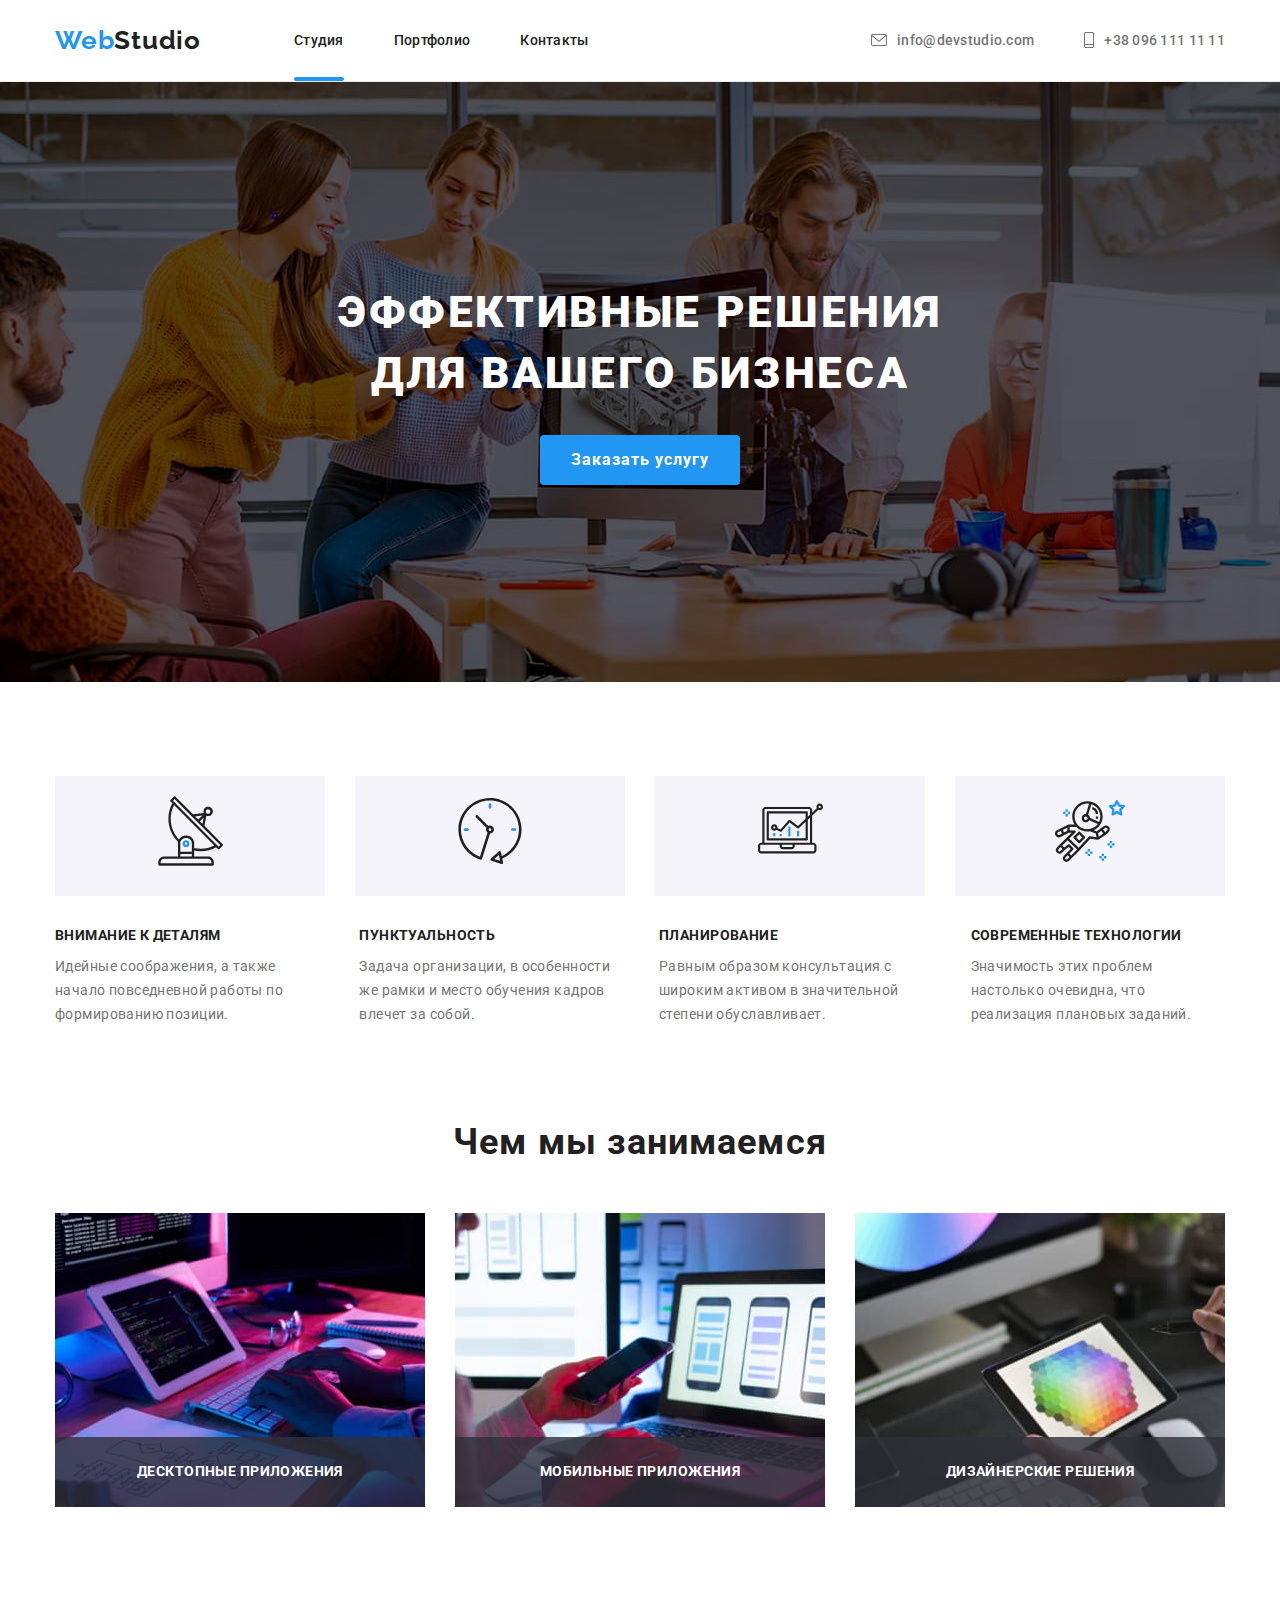
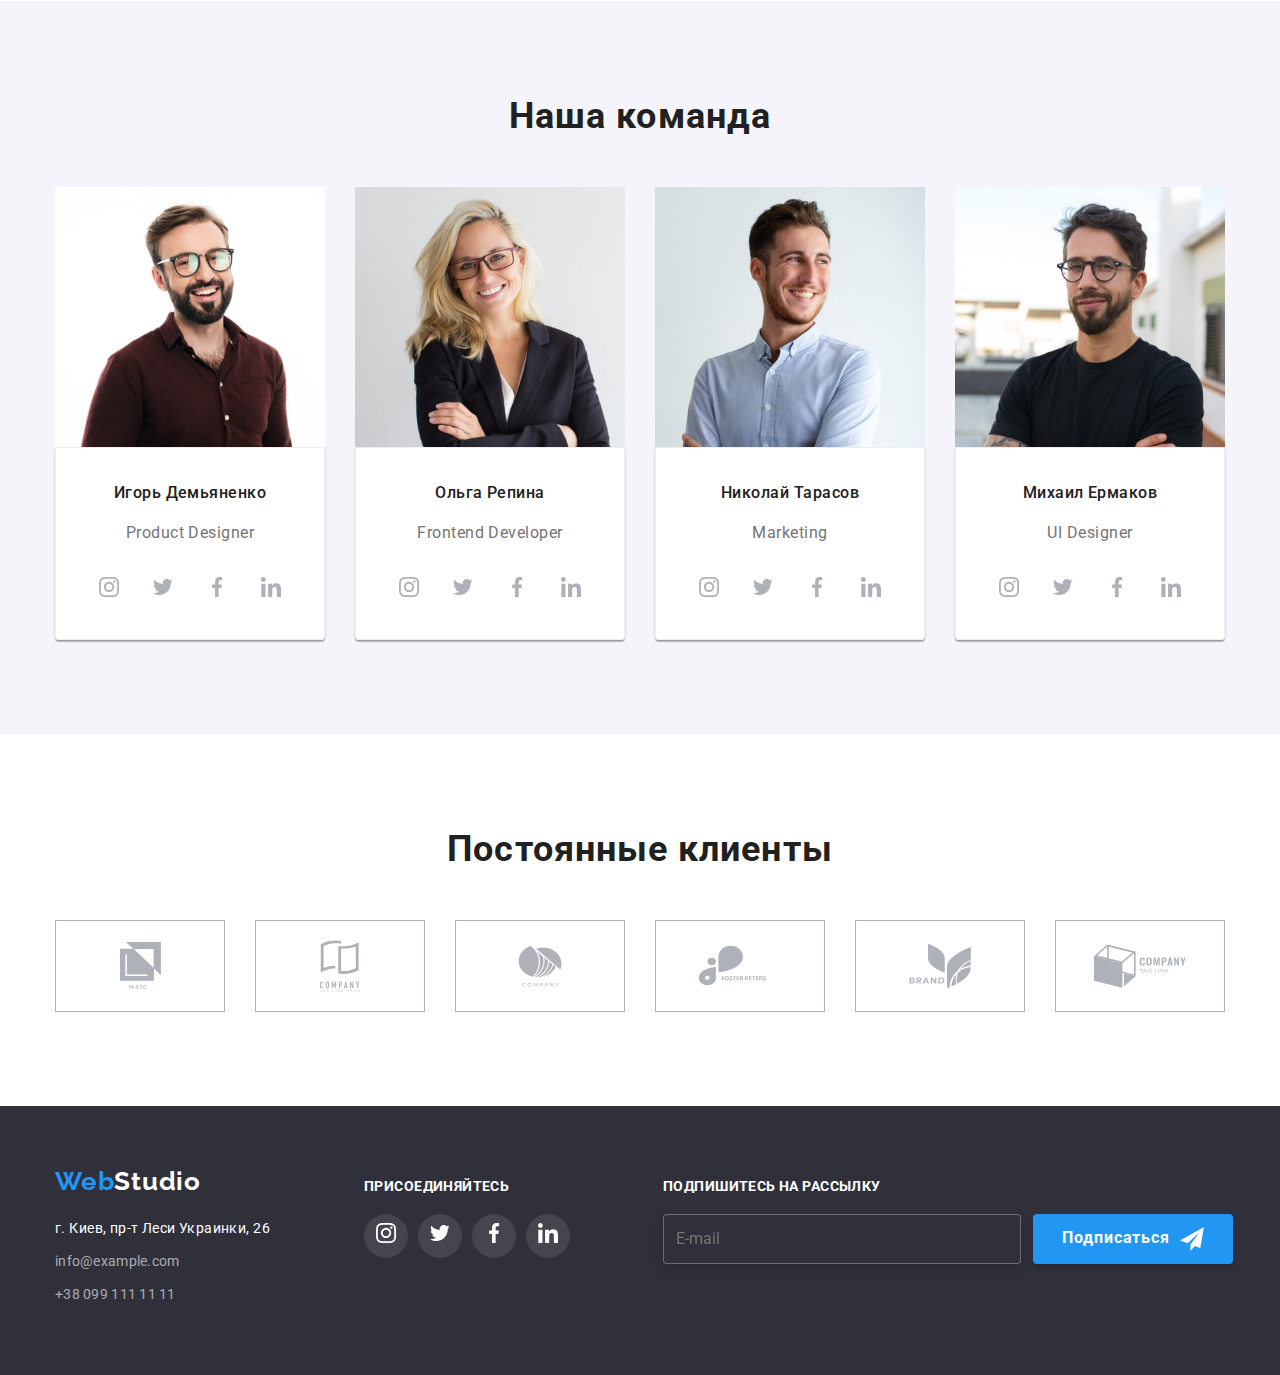
<file: index.html>
<!DOCTYPE html>
<html lang="ru">

<head>
  <meta charset="UTF-8" />
  <meta http-equiv="X-UA-Compatible" content="IE=edge" />
  <meta name="viewport" content="width=device-width, initial-scale=1.0" />
  <title>Document</title>
  <link href="https://fonts.googleapis.com/css2?family=Raleway:wght@700&family=Roboto:wght@400;500;700;900&display=swap"
    rel="stylesheet" />
  <link rel="stylesheet" href="https://cdnjs.cloudflare.com/ajax/libs/modern-normalize/1.0.0/modern-normalize.min.css">
  <link rel="stylesheet" href="./css/main.css" />

<body>
  <!--Шапка сайта-->
  <header class=" header">
    <div class="container header__link">
      <a href="./index.html" class="logo">Web<span class="logo__part">Studio</span></a>
      <nav>
        <ul class="site-nav list">
          <li class="site-nav__item"><a href="./index.html" class="site-nav__link site-nav--current">Студия</a></li>
          <li class="site-nav__item"><a href="./portfolio.html" class="site-nav__link">Портфолио</a></li>
          <li class="site-nav__item"><a href="" class="site-nav__link">Контакты</a></li>
        </ul>
      </nav>
      <ul class="communication">
        <li class="communication__item">
          <a href="mailto:info@devstudio.com" class="header__communication ">
            <svg class="communication__icon" width="16px" height="12px">
              <use href="./images/icons.svg#letter">
              </use>
            </svg>
            info@devstudio.com
          </a>
        </li>
        <li class="communication__item">
          <a href="tel:+380961111111" class="header__communication ">
            <svg class="communication__icon" width="10px" height="16px">
              <use href="./images/icons.svg#mobile"></use>
            </svg>
            +38 096 111 11 11</a>
        </li>
      </ul>
    </div>
  </header>

  <!--Герой-->
  <section class="hero hero__overlay">
    <h1 class="hero__title">Эффективные решения <br> для вашего бизнеса</h1>
    <button data-modal-open type="button" class="hero__button">Заказать услугу</button>
  </section>

  <!--Преимущества-->
  <section class="section">
    <div class="container">
      <h2 class="advantage__title">Преимущества компании</h2>
      <ul class="advantage">
        <li class="advantage__item">
          <svg class="advantage__icon" width="65px" height="70px">
            <use href="././images/icons.svg#group">
            </use>
          </svg>
        </li>
        <li class="advantage__item">
          <svg class="advantage__icon" width="66px" height="70px">
            <use href="./images/icons.svg#clock"></use>
          </svg>
        </li>
        <li class="advantage__item">
          <svg class="advantage__icon" width="75px" height="65px">
            <use href="././images/icons.svg#diagram">
            </use>
          </svg>
        </li>
        <li class="advantage__item">
          <svg class="advantage__icon" width="70px" height="70px">
            <use href="././images/icons.svg#astronaut">
            </use>
          </svg>
        </li>
      </ul>
      <ul class="description">
        <li class="description__item">
          <h3 class="description__title">Внимание к деталям</h3>
          <p class="description__info">Идейные соображения, а также начало повседневной работы по формированию позиции.
          </p>
        </li>
        <li class="description__item">
          <h3 class="description__title">Пунктуальность</h3>
          <p class="description__info">Задача организации, в особенности же рамки и место обучения кадров влечет за
            собой.</p>
        </li>
        <li class="description__item">
          <h3 class="description__title">Планирование</h3>
          <p class="description__info">Равным образом консультация с широким активом в значительной степени
            обуславливает.</p>
        </li>
        <li class="description__item">
          <h3 class="description__title">Современные технологии</h3>
          <p class="description__info">Значимость этих проблем настолько очевидна, что реализация плановых заданий.</p>
        </li>
      </ul>
    </div>

  </section>

  <!--Наши услуги-->
  <section class="section no-padding">
    <div class="container">
      <h2 class="service__title">Чем мы занимаемся</h2>
      <ul class="service__list">
        <li class="service__item">
          <a href=""> <img src="images/img1.jpg" alt="написание кода" width="370" />
            <h3 class="service__link">Десктопные приложения</h3>
          </a>
        </li>
        <li class="service__item">
          <a href=""><img src="images/img2.jpg" alt="мобильние приложения" width="370" />
            <h3 class="service__link">Мобильные приложения</h3>
          </a>
        </li>
        <li class="service__item">
          <a href=""> <img src="images/img3.jpg" alt="дизайн" width="370" />
            <h3 class="service__link">Дизайнерские решения</h3>
          </a>
        </li>
      </ul>
    </div>
  </section>

  <!--Сотрудники-->
  <section class="section team">
    <div class="container">
      <h2 class="team__title">Наша команда</h2>
      <ul class="team__list">
        <li class="team__item">
          <img src="images/img4.jpg" alt="Парень в коричневой рубашке" width="270" />
          <div class="team__border">
            <h3 class="team__member">Игорь Демьяненко</h3>
            <p class="team__profession">Product Designer</p>

            <div class="social-div">
              <ul class="social-div__list">
                <li class="social-div__item">
                  <a href="" class="social-div__link">
                    <svg class="social-div__icon" width="20px" height="20px">
                      <use href="./images/icons.svg#instagram"></use>
                    </svg>
                  </a>
                </li>
                <li class="social-div__item">
                  <a href="" class="social-div__link">
                    <svg class="social-div__icon" width="20px" height="20px">
                      <use href="./images/icons.svg#twitter"></use>
                    </svg>
                  </a>
                </li>
                <li class="social-div__item">
                  <a href="" class="social-div__link">
                    <svg class="social-div__icon" width="20px" height="20px">
                      <use href="./images/icons.svg#facebook"></use>
                    </svg>
                  </a>
                </li>
                <li class="social-div__item">
                  <a href="" class="social-div__link">
                    <svg class="social-div__icon" width="20px" height="20px">
                      <use href="./images/icons.svg#linkedin"></use>
                    </svg>
                  </a>
                </li>
              </ul>
            </div>
          </div>
        </li>
        <li class="team__item">
          <img src="images/img5.jpg" alt="Девушка в черном пиджаке" width="270" />
          <div class="team__border">
            <h3 class="team__member">Ольга Репина</h3>
            <p class="team__profession">Frontend Developer</p>
            <div class="social-div">
              <ul class="social-div__list">
                <li class="social-div__item">
                  <a href="" class="social-div__link">
                    <svg class="social-div__icon" width="20px" height="20px">
                      <use href="./images/icons.svg#instagram"></use>
                    </svg>
                  </a>
                </li>
                <li class="social-div__item">
                  <a href="" class="social-div__link">
                    <svg class="social-div__icon" width="20px" height="20px">
                      <use href="./images/icons.svg#twitter"></use>
                    </svg>
                  </a>
                </li>
                <li class="social-div__item">
                  <a href="" class="social-div__link">
                    <svg class="social-div__icon" width="20px" height="20px">
                      <use href="./images/icons.svg#facebook"></use>
                    </svg>
                  </a>
                </li>
                <li class="social-div__item">
                  <a href="" class="social-div__link">
                    <svg class="social-div__icon" width="20px" height="20px">
                      <use href="./images/icons.svg#linkedin"></use>
                    </svg>
                  </a>
                </li>
              </ul>
            </div>
          </div>
        </li>
        <li class="team__item">
          <img src="images/img6.jpg" alt="Парень в голубой рубашке" width="270" />
          <div class="team__border">
            <h3 class="team__member">Николай Тарасов</h3>
            <p class="team__profession">Marketing</p>
            <div class="social-div">
              <ul class="social-div__list">
                <li class="social-div__item">
                  <a href="" class="social-div__link">
                    <svg class="social-div__icon" width="20px" height="20px">
                      <use href="./images/icons.svg#instagram"></use>
                    </svg>
                  </a>
                </li>
                <li class="social-div__item">
                  <a href="" class="social-div__link">
                    <svg class="social-div__icon" width="20px" height="20px">
                      <use href="./images/icons.svg#twitter"></use>
                    </svg>
                  </a>
                </li>
                <li class="social-div__item">
                  <a href="" class="social-div__link">
                    <svg class="social-div__icon" width="20px" height="20px">
                      <use href="./images/icons.svg#facebook"></use>
                    </svg>
                  </a>
                </li>
                <li class="social-div__item">
                  <a href="" class="social-div__link">
                    <svg class="social-div__icon" width="20px" height="20px">
                      <use href="./images/icons.svg#linkedin"></use>
                    </svg>
                  </a>
                </li>
              </ul>
            </div>
          </div>
        </li>
        <li class="team__item">
          <img src="images/img7.jpg" alt="Парень в черной футболке" width="270" />
          <div class="team__border">
            <h3 class="team__member">Михаил Ермаков</h3>
            <p class="team__profession">UI Designer</p>
            <div class="social-div">
              <ul class="social-div__list">
                <li class="social-div__item">
                  <a href="" class="social-div__link">
                    <svg class="social-div__icon" width="20px" height="20px">
                      <use href="./images/icons.svg#instagram"></use>
                    </svg>
                  </a>
                </li>
                <li class="social-div__item">
                  <a href="" class="social-div__link">
                    <svg class="social-div__icon" width="20px" height="20px">
                      <use href="./images/icons.svg#twitter"></use>
                    </svg>
                  </a>
                </li>
                <li class="social-div__item">
                  <a href="" class="social-div__link">
                    <svg class="social-div__icon" width="20px" height="20px">
                      <use href="./images/icons.svg#facebook"></use>
                    </svg>
                  </a>
                </li>
                <li class="social-div__item">
                  <a href="" class="social-div__link">
                    <svg class="social-div__icon" width="20px" height="20px">
                      <use href="./images/icons.svg#linkedin"></use>
                    </svg>
                  </a>
                </li>
              </ul>
            </div>
          </div>
        </li>
      </ul>
    </div>
  </section>

  <!-- Постоянные клиенты -->
  <section class="section">
    <div class="container">
      <h2 class="clients__title">Постоянные клиенты</h2>
      <ul class="clients">
        <li class="clients__item">
          <a class="clients__link" href="">
            <svg class="clients__icon" width="41px" height="47px">
              <use href="./images/icons.svg#yaco"></use>
            </svg>
          </a>
        </li>
        <li class="clients__item">
          <a class="clients__link" href="">
            <svg class="clients__icon" width="40px" height="52px">
              <use href="./images/icons.svg#tagline-here"></use>
            </svg>
          </a>
        </li>
        <li class="clients__item">
          <a class="clients__link" href="">
            <svg class="clients__icon" width="44px" height="42px">
              <use href="./images/icons.svg#company"></use>
            </svg>
          </a>
        </li>
        <li class="clients__item">
          <a class="clients__link" href="">
            <svg class="clients__icon" width="85px" height="41px">
              <use href="./images/icons.svg#foster-peters"></use>
            </svg>
          </a>
        </li>
        <li class="clients__item">
          <a class="clients__link" href="">
            <svg class="clients__icon" width="63px" height="46px">
              <use href="./images/icons.svg#brand"></use>
            </svg>
          </a>
        </li>
        <li class="clients__item">
          <a class="clients__link" href="">
            <svg class="clients__icon" width="94px" height="44px">
              <use href="./images/icons.svg#tagline"></use>
            </svg>
          </a>
        </li>
      </ul>
    </div>
  </section>

  <!-- Модальное окно  -->
  <div class="backdrob is-hidden" data-modal>
    <div class="modal">
      <button data-modal-close class="modal__button-close">
        <svg width="18px" height="18px">
          <use href="./images/icons.svg#close-button">
          </use>
        </svg>
      </button>

      <form class="modal-form">
        <h2 class="modal-form__title">Оставьте свои данные, мы вам перезвоним</h2>
        <div class="modal-form__field">
          <label for="name" class="modal-form__label">Имя</label>
          <input class="modal-form__input" type="text" name="name" id="name">
          <svg class="modal-form__icon" width="18px" height="18px">
            <use href="./images/icons.svg#person-black"></use>
          </svg>
        </div>

        <div class="modal-form__field">
          <label class="modal-form__label" for="phone-number">Телефон</label>
          <input class="modal-form__input" type="tel" name="phone-number" id="phone-number">
          <svg class="modal-form__icon" width="18px" height="18px">
            <use href="./images/icons.svg#phone-black"></use>
          </svg>
        </div>

        <div class="modal-form__field">
          <label class="modal-form__label" for="email">Почта</label>
          <input class="modal-form__input" type="email" name="email" id="email">
          <svg class="modal-form__icon" width="18px" height="18px">
            <use href="./images/icons.svg#email-black"></use>
          </svg>
        </div>

        <div class="modal-form__field">
          <label class="modal-form__label" for="comment">Комментарий</label>
          <textarea class="modal-form__input modal-form__comment" name="comment" id="comment" rows="10"
            placeholder="Введите текст"></textarea>
        </div>

        <div class="modal-form__checkbox">

          <label class="modal-form__checklabel" for="accept">
            <input class="modal-form__checkinput" type="checkbox" name="accept" id="accept">
            <svg class="modal-form__checkicon" width="16px" height="15px">
              <use href="./images/icons.svg#box-black"></use>
            </svg>Соглашаюсь с рассылкой и принимаю <a class="modal-form__link" href="">Условия
              договора</a></label>
        </div>


        <button class="modal-form___send-button" type="submit">Отправить</button>
      </form>
    </div>
  </div>

  <!--Футер-->
  <footer class="footer__bg">
    <div class="container footer">
      <div class="footer__div">
        <a href="./index.html" class="logo">Web<span class="logo__lower">Studio</span></a>
        <address class="footer__address">г. Киев, пр-т Леси Украинки, 26</address>
        <ul>
          <li>
            <a href="mailto:info@example.com" class="footer__communication">info@example.com</a>
          </li>
          <li>
            <a href="tel:+380991111111" class="footer__communication">+38 099 111 11 11</a>
          </li>
        </ul>
      </div>


      <div class="social-footer">
        <h2 class="social-footer__title">присоединяйтесь</h2>
        <ul class=" social-footer__list">
          <li class="social-footer__item">
            <a href="" class="social-footer__link">
              <svg class="social-footer__icon" width="20px" height="20px">
                <use href="./images/icons.svg#instagram"></use>
              </svg>
            </a>
          </li>
          <li class="social-footer__item">
            <a href="" class="social-footer__link">
              <svg class="social-footer__icon" width="20px" height="20px">
                <use href="./images/icons.svg#twitter"></use>
              </svg>
            </a>
          </li>
          <li class="social-footer__item">
            <a href="" class="social-footer__link">
              <svg class="social-footer__icon" width="20px" height="20px">
                <use href="./images/icons.svg#facebook"></use>
              </svg>
            </a>
          </li>
          <li class="social-footer__item">
            <a href="" class="social-footer__link">
              <svg class="social-footer__icon" width="20px" height="20px">
                <use href="./images/icons.svg#linkedin"></use>
              </svg>
            </a>
          </li>
        </ul>
      </div>
      <div>



        <h2 class="footer-form__title">Подпишитесь на рассылку</h2>
        <form class="footer-form">
          <input class="footer-form__input" type="email" name="email" placeholder="E-mail">

          <button class="footer-form__button" type="button">Подписаться
            <svg class="footer-form__icon" width="24px" height="24px">
              <use href="./images/icons.svg#icon-send"></use>
            </svg>
          </button>
        </form>
      </div>
    </div>
  </footer>


  <script src="./js/modal.js"></script>

</body>

</html>
</file>
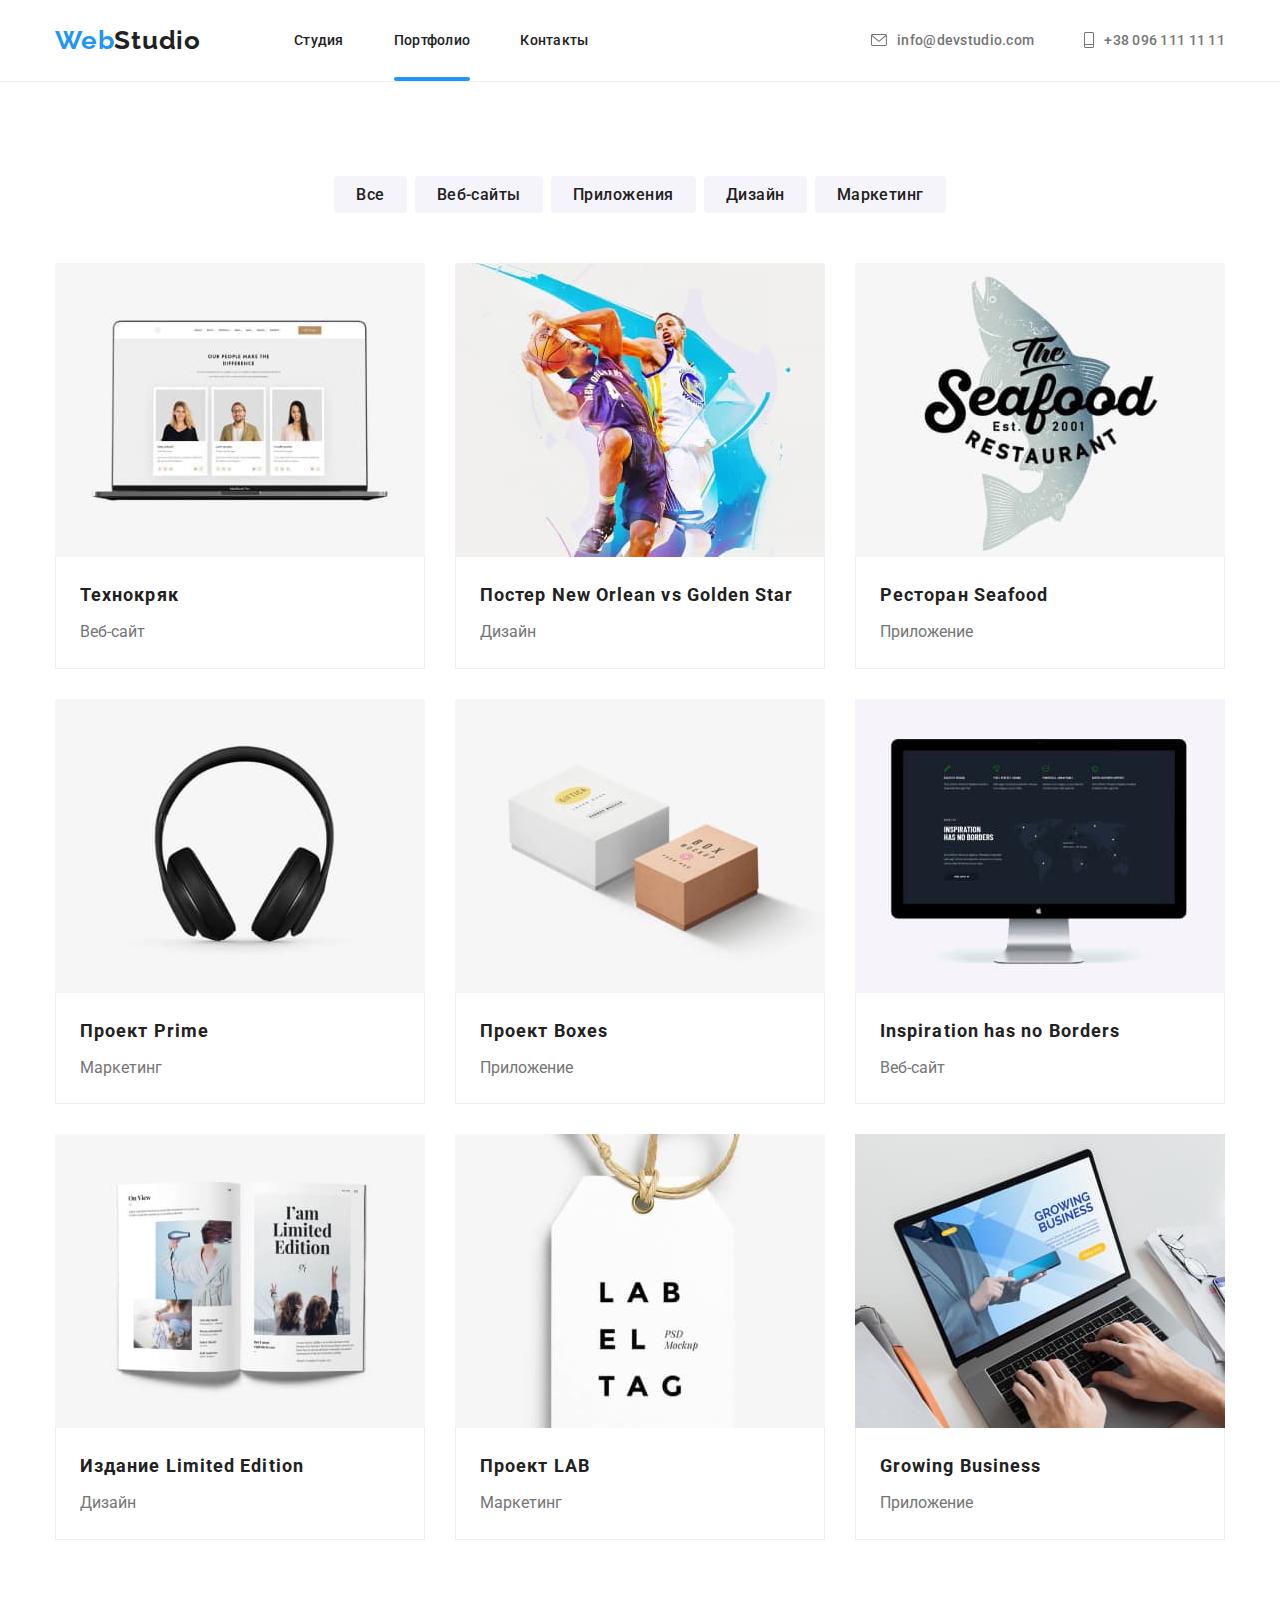
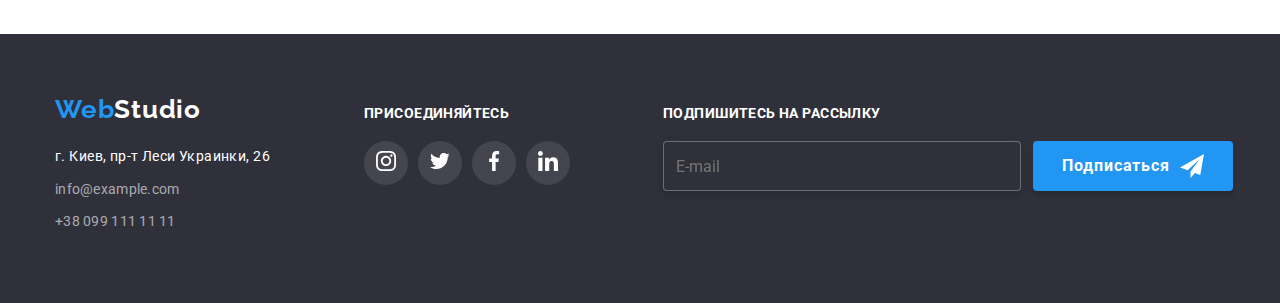
<file: portfolio.html>
<!DOCTYPE html>
<html lang="ru">

<head>
  <meta charset="UTF-8" />
  <meta http-equiv="X-UA-Compatible" content="IE=edge" />
  <meta name="viewport" content="width=device-width, initial-scale=1.0" />
  <title>Document</title>
  <link href="https://fonts.googleapis.com/css2?family=Raleway:wght@700&family=Roboto:wght@400;500;700;900&display=swap"
    rel="stylesheet">
  <link rel="stylesheet" href="https://cdnjs.cloudflare.com/ajax/libs/modern-normalize/1.0.0/modern-normalize.min.css">
  <link rel="stylesheet" href="./css/main.css" />
</head>

<body>
  <!--Шапка сайта-->
  <header class="header">
    <div class="container header__link">
      <a href="./index.html" class="logo">Web<span class="logo__part">Studio</span></a>
      <nav>
        <ul class="site-nav list">
          <li class="site-nav__item"><a href="./index.html" class="site-nav__link ">Студия</a></li>
          <li class="site-nav__item"><a href="./portfolio.html" class="site-nav__link site-nav--current">Портфолио</a>
          </li>
          <li class="site-nav__item"><a href="" class="site-nav__link">Контакты</a></li>
        </ul>
      </nav>
      <ul class="communication">
        <li class="communication__item">
          <a href="mailto:info@devstudio.com" class="header__communication ">
            <svg class="communication__icon" width="16px" height="12px">
              <use href="./images/icons.svg#letter">
              </use>
            </svg>
            info@devstudio.com
          </a>
        </li>
        <li class="communication__item">
          <a href="tel:+380961111111" class="header__communication ">
            <svg class="communication__icon" width="10px" height="16px">
              <use href="./images/icons.svg#mobile"></use>
            </svg>
            +38 096 111 11 11</a>
        </li>
      </ul>
    </div>
  </header>

  <!--Портфолио-->
  <section class="section">
    <div class="container">
      <h1 class="filtr__title">Портфолио</h1>
      <ul class="filtr">
        <li class="filtr__item"><button type="button" class="filtr__button">Все</button></li>
        <li class="filtr__item"><button type="button" class="filtr__button">Веб-сайты</button></li>
        <li class="filtr__item"><button type="button" class="filtr__button">Приложения</button></li>
        <li class="filtr__item"><button type="button" class="filtr__button">Дизайн</button></li>
        <li class="filtr__item"><button type="button" class="filtr__button">Маркетинг</button></li>
      </ul>
      <ul class="portfolio">
        <li class="portfolio__item">
          <div class="portfolio__overlay">
            <p class="portfolio__hover-text">
              Технокряк это современная площадка распространения коронавируса. Компании используют
              эту платформу для цифрового
              шпионажа и атак на защищённые сервера конкурентов.</p>
            <a href="" class="portfolio__link"><img src="images/img8.jpg" alt="Ноутбук с открытым сайтом"
                width="370"></a>
          </div>
          <div class="portfolio__border">
            <h2 class="portfolio__title">Технокряк</h2>
            <p class="portfolio__type">Веб-сайт</p>
          </div>

        </li>
        <li class="portfolio__item">
          <div class="portfolio__overlay">
            <a href="" class="portfolio__link"><img src="images/img9.jpg" alt="Баскетболисты" width="370"></a>
          </div>
          <div class="portfolio__border">
            <h2 class="portfolio__title">Постер New Orlean vs Golden Star</h2>
            <p class="portfolio__type">Дизайн</p>
          </div>

        </li>
        <li class="portfolio__item">
          <div class="portfolio__overlay">
            <a href="" class="portfolio__link"><img src="images/img10.jpg" alt="Логотип рыбного ресторана"
                width="370"></a>
          </div>

          <div class="portfolio__border">
            <h2 class="portfolio__title">Ресторан Seafood</h2>
            <p class="portfolio__type">Приложение</p>
          </div>
        </li>
        <li class="portfolio__item">
          <div class="portfolio__overlay">
            <a href="" class="portfolio__link">
              <img src="images/img11.jpg" alt="Наушники" width="370"></a>
          </div>
          <div class="portfolio__border">
            <h2 class="portfolio__title">Проект Prime</h2>
            <p class="portfolio__type">Маркетинг</p>
          </div>

        </li>
        <li class="portfolio__item">
          <div class="portfolio__overlay">
            <a href="" class="portfolio__link"><img src="images/img12.jpg" alt="Запакованые коробочки" width="370"></a>
          </div>
          <div class="portfolio__border">
            <h2 class="portfolio__title">Проект Boxes</h2>
            <p class="portfolio__type">Приложение</p>
          </div>

        </li>
        <li class="portfolio__item">
          <div class="portfolio__overlay">
            <a href="" class="portfolio__link"> <img src="images/img13.jpg" alt="Экран компьютера с открытой программой"
                width="370"></a>
          </div>
          <div class="portfolio__border">
            <h2 class="portfolio__title">Inspiration has no Borders</h2>
            <p class="portfolio__type">Веб-сайт</p>
          </div>

        </li>
        <li class="portfolio__item">
          <div class="portfolio__overlay">
            <a href="" class="portfolio__link">
              <img src="images/img14.jpg" alt="Открытый журнал" width="370"></a>
          </div>

          <div class="portfolio__border">
            <h2 class="portfolio__title">Издание Limited Edition</h2>
            <p class="portfolio__type">Дизайн</p>
          </div>

        </li>
        <li class="portfolio__item">
          <div class="portfolio__overlay">
            <a href="" class="portfolio__link"><img src="images/img15.jpg" alt="Етикетка" width="370"></a>
          </div>

          <div class="portfolio__border">
            <h2 class="portfolio__title">Проект LAB</h2>
            <p class="portfolio__type">Маркетинг</p>
          </div>

        </li>
        <li class="portfolio__item">
          <div class="portfolio__overlay">
            <a href="" class="portfolio__link">
              <img src="images/img16.jpg" alt="Работа за ноутбуком" width="370"></a>
          </div>

          <div class="portfolio__border">
            <h2 class="portfolio__title">Growing Business</h2>
            <p class="portfolio__type">Приложение</p>
          </div>

        </li>
      </ul>
    </div>
  </section>

  <!--Футер-->
  <footer class="footer__bg">
    <div class="container footer">
      <div class="footer__div">
        <a href="./index.html" class="logo">Web<span class="logo__lower">Studio</span></a>
        <address class="footer__address">г. Киев, пр-т Леси Украинки, 26</address>
        <ul>
          <li>
            <a href="mailto:info@example.com" class="footer__communication">info@example.com</a>
          </li>
          <li>
            <a href="tel:+380991111111" class="footer__communication">+38 099 111 11 11</a>
          </li>
        </ul>
      </div>


      <div class="social-footer">
        <h2 class="social-footer__title">присоединяйтесь</h2>
        <ul class=" social-footer__list">
          <li class="social-footer__item">
            <a href="" class="social-footer__link">
              <svg class="social-footer__icon" width="20px" height="20px">
                <use href="./images/icons.svg#instagram"></use>
              </svg>
            </a>
          </li>
          <li class="social-footer__item">
            <a href="" class="social-footer__link">
              <svg class="social-footer__icon" width="20px" height="20px">
                <use href="./images/icons.svg#twitter"></use>
              </svg>
            </a>
          </li>
          <li class="social-footer__item">
            <a href="" class="social-footer__link">
              <svg class="social-footer__icon" width="20px" height="20px">
                <use href="./images/icons.svg#facebook"></use>
              </svg>
            </a>
          </li>
          <li class="social-footer__item">
            <a href="" class="social-footer__link">
              <svg class="social-footer__icon" width="20px" height="20px">
                <use href="./images/icons.svg#linkedin"></use>
              </svg>
            </a>
          </li>
        </ul>
      </div>
      <div>



        <h2 class="footer-form__title">Подпишитесь на рассылку</h2>
        <form class="footer-form">
          <input class="footer-form__input" type="email" name="email" placeholder="E-mail">

          <button class="footer-form__button" type="button">Подписаться
            <svg class="footer-form__icon" width="24px" height="24px">
              <use href="./images/icons.svg#icon-send"></use>
            </svg>
          </button>
        </form>
      </div>
    </div>
  </footer>
</body>

</html>
</file>
<file: css/main.css>
body {
  font-family: roboto, sans-serif;
  color: #212121;
}

li {
  list-style: none;
}

ul {
  margin: 0;
  padding: 0;
}

img {
  display: block;
}

button {
  font-family: inherit;
}

.container {
  width: 1200px;
  margin-left: auto;
  margin-right: auto;
  padding: 0 15px 0 15px;
}

.logo {
  color: #2196F3;
  font-family: raleway, sans-serif;
  text-decoration: none;
  font-weight: bold;
  font-size: 26px;
  line-height: 1.2;
  letter-spacing: 0.03em;
  margin-right: 93px;
}

.section {
  padding-top: 94px;
  padding-bottom: 94px;
}

.section.no-padding {
  padding-top: 0;
}

.hero__button, .footer-form__button, .modal-form___send-button {
  font-style: normal;
  font-weight: bold;
  font-size: 16px;
  line-height: 1.8;
  letter-spacing: 0.06em;
  border: transparent;
  border-radius: 4px;
  cursor: pointer;
  color: #ffffff;
  background-color: #2196F3;
  -webkit-box-shadow: 0px 4px 4px rgba(0, 0, 0, 0.15);
          box-shadow: 0px 4px 4px rgba(0, 0, 0, 0.15);
  width: 200px;
  height: 50px;
}

.header {
  -webkit-box-align: center;
      -ms-flex-align: center;
          align-items: center;
  border-bottom: 1px solid #ECECEC;
}

.header__link {
  display: -webkit-box;
  display: -ms-flexbox;
  display: flex;
  -webkit-box-align: center;
      -ms-flex-align: center;
          align-items: center;
}

.logo__part {
  color: #212121;
}

.site-nav {
  display: -webkit-box;
  display: -ms-flexbox;
  display: flex;
}

.site-nav--current {
  color: #2196F3;
}

.site-nav--current::after {
  content: "";
  display: block;
  position: absolute;
  left: 0;
  bottom: 0;
  width: 100%;
  height: 4px;
  border-radius: 2px;
  background-color: #2196F3;
}

.site-nav__item {
  margin-right: 50px;
}

.site-nav__item:last-child {
  margin-right: 0;
}

.site-nav__link {
  position: relative;
  color: #212121;
  text-decoration: none;
  font-weight: 500;
  font-size: 14px;
  line-height: 1.2;
  letter-spacing: 0.02em;
  padding-top: 32px;
  padding-bottom: 32px;
  display: inline-block;
  -webkit-transition: color 250ms cubic-bezier(0.4, 0, 0.2, 1);
  transition: color 250ms cubic-bezier(0.4, 0, 0.2, 1);
}

.site-nav__link:hover, .site-nav__link:focus {
  color: #2196F3;
}

.communication {
  display: -webkit-box;
  display: -ms-flexbox;
  display: flex;
  margin-left: auto;
}

.communication__item {
  margin-right: 50px;
}

.communication__item:last-child {
  margin-right: 0;
}

.header__communication {
  display: -webkit-box;
  display: -ms-flexbox;
  display: flex;
  -webkit-box-pack: center;
      -ms-flex-pack: center;
          justify-content: center;
  -webkit-box-align: center;
      -ms-flex-align: center;
          align-items: center;
  color: #757575;
  text-decoration: none;
  font-weight: 500;
  font-size: 14px;
  line-height: 1.2;
  letter-spacing: 0.02em;
  -webkit-transition: color 250ms cubic-bezier(0.4, 0, 0.2, 1);
  transition: color 250ms cubic-bezier(0.4, 0, 0.2, 1);
}

.header__communication:hover, .header__communication:focus {
  color: #2196F3;
}

.communication__icon {
  margin-right: 10px;
  fill: #757575;
  -webkit-transition: fill 250ms cubic-bezier(0.4, 0, 0.2, 1);
  transition: fill 250ms cubic-bezier(0.4, 0, 0.2, 1);
}

.header__communication:hover .communication__icon,
.header__communication:focus .communication__icon {
  fill: #2196F3;
}

.hero {
  text-align: center;
  padding-top: 200px;
  padding-bottom: 200px;
}

.hero__title {
  color: #ffffff;
  font-weight: 900;
  font-size: 44px;
  line-height: 1.4;
  letter-spacing: 0.06em;
  text-transform: uppercase;
  margin-bottom: 30px;
  margin-top: 0;
}

.hero__overlay {
  height: 600px;
  max-width: 1600px;
  margin-left: auto;
  margin-right: auto;
  background-color: rgba(47, 48, 58, 0.4);
  background-size: cover;
  background-position: center;
  background-repeat: no-repeat;
  background-image: -webkit-gradient(linear, left top, right top, from(rgba(0, 0, 0, 0.4))), url(../images/Img-hero.jpg);
  background-image: linear-gradient(to right rgba(0, 0, 0, 0.4), rgba(0, 0, 0, 0.4)), url(../images/Img-hero.jpg);
}

.hero__button {
  margin-left: auto;
  margin-right: auto;
}

.advantage {
  display: -webkit-box;
  display: -ms-flexbox;
  display: flex;
  border-radius: 4px;
  margin-bottom: 30px;
}

.advantage__title {
  position: absolute;
  width: 1px;
  height: 1px;
  margin: -1px;
  border: 0;
  padding: 0;
  clip: rect(0 0 0 0);
  overflow: hidden;
}

.advantage__item {
  display: -webkit-box;
  display: -ms-flexbox;
  display: flex;
  -webkit-box-pack: center;
      -ms-flex-pack: center;
          justify-content: center;
  background-color: #f5f4fa;
  width: 270px;
  height: 120px;
  margin-right: 30px;
}

.advantage__item:last-child {
  margin-right: 0;
}

.advantage__icon {
  margin-top: 20px;
}

.description {
  display: -webkit-box;
  display: -ms-flexbox;
  display: flex;
}

.description__item {
  background-color: #ffffff;
  margin-right: 30px;
}

.description__item:last-child {
  margin-right: 0;
}

.description__title {
  font-weight: bold;
  font-size: 14px;
  line-height: 1.4;
  text-transform: uppercase;
  letter-spacing: 0.03em;
  margin-top: 0;
  margin-bottom: 10px;
}

.description__info {
  font-size: 14px;
  line-height: 1.7;
  color: #757575;
  letter-spacing: 0.03em;
  margin-top: 0;
  margin-bottom: 0;
}

.service__title {
  font-weight: bold;
  font-size: 36px;
  line-height: 1.17;
  letter-spacing: 0.03em;
  text-align: center;
  margin-top: 0;
  margin-bottom: 50px;
}

.service__list {
  display: -webkit-box;
  display: -ms-flexbox;
  display: flex;
}

.service__item {
  background-color: #ffffff;
  margin-right: 30px;
  position: relative;
}

.service__item:last-child {
  margin-right: 0;
}

.service__link {
  text-align: center;
  background-color: rgba(47, 48, 58, 0.8);
  font-style: normal;
  font-weight: bold;
  font-size: 14px;
  line-height: 1.14;
  letter-spacing: 0.03em;
  color: #ffffff;
  text-transform: uppercase;
  text-decoration: none;
  width: 370px;
  height: 70px;
  position: absolute;
  bottom: 0;
  padding-top: 27px;
  margin: 0;
}

.team {
  margin-left: auto;
  margin-right: auto;
  background-color: #F5F4FA;
}

.team__title {
  font-weight: bold;
  font-size: 36px;
  line-height: 1.17;
  letter-spacing: 0.03em;
  text-align: center;
  margin-top: 0;
  margin-bottom: 50px;
}

.team__list {
  display: -webkit-box;
  display: -ms-flexbox;
  display: flex;
}

.team__item {
  background-color: #ffffff;
  margin-right: 30px;
}

.team__item:last-child {
  margin-right: 0;
}

.team__member {
  font-weight: 500;
  font-size: 16px;
  line-height: 1.9;
  letter-spacing: 0.03em;
  text-align: center;
  margin-top: 0;
  margin-bottom: 10px;
}

.team__profession {
  color: #757575;
  font-size: 16px;
  line-height: 1.9;
  letter-spacing: 0.03em;
  text-align: center;
  margin: 0;
}

.team__border {
  border-radius: 0px 0px 4px 4px;
  border: 1px solid #EEEEEE;
  padding-top: 30px;
  padding-bottom: 30px;
  -webkit-box-shadow: 0px 1px 3px rgba(0, 0, 0, 0.12), 0px 1px 1px rgba(0, 0, 0, 0.14), 0px 2px 1px rgba(0, 0, 0, 0.2);
          box-shadow: 0px 1px 3px rgba(0, 0, 0, 0.12), 0px 1px 1px rgba(0, 0, 0, 0.14), 0px 2px 1px rgba(0, 0, 0, 0.2);
}

.social-div {
  width: 206px;
  height: 44px;
  margin-left: auto;
  margin-right: auto;
  margin-top: 16px;
}

.social-div__list {
  display: -webkit-box;
  display: -ms-flexbox;
  display: flex;
}

.social-div__item {
  width: 44px;
  height: 44px;
  margin-right: 10px;
  -webkit-box-align: center;
      -ms-flex-align: center;
          align-items: center;
}

.social-div__item:last-child {
  margin-right: 0;
}

.social-div__link {
  display: -webkit-box;
  display: -ms-flexbox;
  display: flex;
  -webkit-box-pack: center;
      -ms-flex-pack: center;
          justify-content: center;
  -webkit-box-align: center;
      -ms-flex-align: center;
          align-items: center;
  width: 44px;
  height: 44px;
  border-radius: 50%;
  -webkit-transition: background-color 250ms cubic-bezier(0.4, 0, 0.2, 1);
  transition: background-color 250ms cubic-bezier(0.4, 0, 0.2, 1);
}

.social-div__link:focus, .social-div__link:hover {
  background-color: #2196F3;
}

.social-div__icon {
  fill: #AFB1B8;
  -webkit-transition: fill 250ms cubic-bezier(0.4, 0, 0.2, 1);
  transition: fill 250ms cubic-bezier(0.4, 0, 0.2, 1);
}

.social-div__link:hover .social-div__icon,
.social-div__link:focus .social-div__icon {
  fill: #ffffff;
}

.clients {
  display: -webkit-box;
  display: -ms-flexbox;
  display: flex;
  -webkit-box-align: center;
      -ms-flex-align: center;
          align-items: center;
}

.clients__title {
  font-weight: bold;
  font-size: 36px;
  line-height: 1.17;
  letter-spacing: 0.03em;
  text-align: center;
  margin-top: 0;
  margin-bottom: 50px;
}

.clients__item {
  display: -webkit-box;
  display: -ms-flexbox;
  display: flex;
  -webkit-box-pack: center;
      -ms-flex-pack: center;
          justify-content: center;
  -webkit-box-align: center;
      -ms-flex-align: center;
          align-items: center;
  width: 170px;
  height: 92px;
  -webkit-box-sizing: border-box;
          box-sizing: border-box;
  border-radius: 4px;
  margin-right: 30px;
}

.clients__item:last-child {
  margin-right: 0;
}

.clients__link {
  display: -webkit-box;
  display: -ms-flexbox;
  display: flex;
  -webkit-box-pack: center;
      -ms-flex-pack: center;
          justify-content: center;
  -webkit-box-align: center;
      -ms-flex-align: center;
          align-items: center;
  width: 170px;
  height: 92px;
  border: 1px solid #AFB1B8;
  -webkit-transition: border-color 250ms cubic-bezier(0.4, 0, 0.2, 1);
  transition: border-color 250ms cubic-bezier(0.4, 0, 0.2, 1);
}

.clients__link:hover, .clients__link:focus {
  border-color: #2196F3;
}

.clients__icon {
  fill: #AFB1B8;
  -webkit-transition: fill 250ms cubic-bezier(0.4, 0, 0.2, 1);
  transition: fill 250ms cubic-bezier(0.4, 0, 0.2, 1);
}

.clients__link:hover .clients__icon,
.clients__link:focus .clients__icon {
  fill: #2196F3;
}

.footer {
  padding-top: 60px;
  padding-bottom: 60px;
  display: -webkit-box;
  display: -ms-flexbox;
  display: flex;
}

.footer__bg {
  margin-left: auto;
  margin-right: auto;
  background-color: #2F303A;
}

.footer__div {
  margin-right: 70px;
}

.footer__address {
  color: #ffffff;
  font-size: 14px;
  line-height: 1.7;
  font-style: normal;
  margin-bottom: 9px;
  letter-spacing: 0.03em;
  margin-top: 20px;
}

.footer__communication {
  display: block;
  color: rgba(255, 255, 255, 0.6);
  text-decoration: none;
  font-size: 14px;
  line-height: 1.7;
  letter-spacing: 0.02em;
  margin-bottom: 9px;
}

.logo__lower {
  color: #ffffff;
}

.social-footer {
  margin-right: 93px;
}

.social-footer__title {
  font-weight: bold;
  font-size: 14px;
  line-height: 16px;
  letter-spacing: 0.03em;
  text-transform: uppercase;
  color: #ffffff;
  margin-bottom: 20px;
}

.social-footer__list {
  width: 206px;
  height: 44px;
  display: -webkit-box;
  display: -ms-flexbox;
  display: flex;
}

.social-footer__item {
  display: -webkit-box;
  display: -ms-flexbox;
  display: flex;
  width: 44px;
  height: 44px;
  margin-right: 10px;
  -webkit-box-pack: center;
      -ms-flex-pack: center;
          justify-content: center;
  border-radius: 50%;
  -webkit-box-align: center;
      -ms-flex-align: center;
          align-items: center;
  background-color: rgba(255, 255, 255, 0.1);
  cursor: pointer;
  -webkit-transition: background-color 250ms cubic-bezier(0.4, 0, 0.2, 1);
  transition: background-color 250ms cubic-bezier(0.4, 0, 0.2, 1);
}

.social-footer__item:last-child {
  margin-right: 0;
}

.social-footer__item:hover {
  background-color: #2196F3;
}

.social-footer__link {
  padding: 10px;
}

.social-footer__icon {
  fill: #ffffff;
}

.footer-form {
  display: -webkit-box;
  display: -ms-flexbox;
  display: flex;
}

.footer-form__title {
  font-weight: bold;
  font-size: 14px;
  line-height: 16px;
  letter-spacing: 0.03em;
  text-transform: uppercase;
  color: #ffffff;
  margin-bottom: 20px;
}

.footer-form__input {
  width: 358px;
  height: 50px;
  background-color: #2F303A;
  border: 1px solid rgba(255, 255, 255, 0.3);
  -webkit-box-sizing: border-box;
          box-sizing: border-box;
  -webkit-filter: drop-shadow(0px 4px 4px rgba(0, 0, 0, 0.15));
          filter: drop-shadow(0px 4px 4px rgba(0, 0, 0, 0.15));
  border-radius: 4px;
  cursor: pointer;
}

.footer-form__input:focus {
  border-color: rgba(255, 255, 255, 0.3);
}

.footer-form__input::-webkit-input-placeholder {
  padding-left: 10px;
}

.footer-form__input:-ms-input-placeholder {
  padding-left: 10px;
}

.footer-form__input::-ms-input-placeholder {
  padding-left: 10px;
}

.footer-form__input::placeholder {
  padding-left: 10px;
}

.footer-form__button {
  display: -webkit-box;
  display: -ms-flexbox;
  display: flex;
  -webkit-box-align: center;
      -ms-flex-align: center;
          align-items: center;
  text-align: center;
  -webkit-box-pack: center;
      -ms-flex-pack: center;
          justify-content: center;
  margin-left: 12px;
}

.footer-form__icon {
  margin-left: 10px;
}

.backdrob {
  position: fixed;
  top: 0;
  left: 0;
  width: 100%;
  height: 100%;
  background-color: rgba(0, 0, 0, 0.2);
  opacity: 1;
  -webkit-transition: opacity 250ms cubic-bezier(0.4, 0, 0.2, 1);
  transition: opacity 250ms cubic-bezier(0.4, 0, 0.2, 1);
}

.backdrob.is-hidden {
  opacity: 0;
  pointer-events: none;
  visibility: hidden;
}

.modal {
  position: absolute;
  top: 50%;
  left: 50%;
  min-width: 528px;
  min-height: 521px;
  background-color: #fff;
  -webkit-transform: translate(-50%, -50%) scale(1);
          transform: translate(-50%, -50%) scale(1);
  -webkit-transition: -webkit-transform 250ms cubic-bezier(0.4, 0, 0.2, 1);
  transition: -webkit-transform 250ms cubic-bezier(0.4, 0, 0.2, 1);
  transition: transform 250ms cubic-bezier(0.4, 0, 0.2, 1);
  transition: transform 250ms cubic-bezier(0.4, 0, 0.2, 1), -webkit-transform 250ms cubic-bezier(0.4, 0, 0.2, 1);
}

.modal__button-close {
  position: absolute;
  top: 0;
  right: 0;
  display: -webkit-box;
  display: -ms-flexbox;
  display: flex;
  -webkit-box-pack: center;
      -ms-flex-pack: center;
          justify-content: center;
  -webkit-box-align: center;
      -ms-flex-align: center;
          align-items: center;
  width: 30px;
  height: 30px;
  background-color: #fff;
  border: 1px solid rgba(0, 0, 0, 0.1);
  border-radius: 50%;
  padding: 0;
  cursor: pointer;
  margin-top: 8px;
  margin-right: 8px;
  -webkit-transition: fill 250ms cubic-bezier(0.4, 0, 0.2, 1);
  transition: fill 250ms cubic-bezier(0.4, 0, 0.2, 1);
}

.modal__button-close:focus, .modal__button-close:hover {
  fill: #2196F3;
}

.modal-form {
  width: 100%;
  height: 100%;
  padding: 40px;
}

.modal-form__title {
  font-style: normal;
  font-weight: bold;
  font-size: 20px;
  line-height: 1.15;
  text-align: center;
  letter-spacing: 0.03em;
  color: #212121;
  margin-bottom: 12px;
  margin-top: 0;
}

.modal-form__field {
  position: relative;
  display: -webkit-box;
  display: -ms-flexbox;
  display: flex;
  -webkit-box-orient: vertical;
  -webkit-box-direction: normal;
      -ms-flex-direction: column;
          flex-direction: column;
  margin-bottom: 10px;
}

.modal-form__field:last-child {
  margin-bottom: 0;
}

.modal-form__label {
  font-style: normal;
  font-weight: normal;
  font-size: 12px;
  line-height: 1.17;
  letter-spacing: 0.01em;
  color: #757575;
  margin-bottom: 4px;
}

.modal-form__input {
  border: 1px;
  border-color: rgba(33, 33, 33, 0.2);
  -webkit-box-sizing: border-box;
          box-sizing: border-box;
  border-radius: 4px;
  cursor: pointer;
  height: 40px;
  border-style: solid;
  padding-left: 42px;
  -webkit-transition: border-color 250ms cubic-bezier(0.4, 0, 0.2, 1);
  transition: border-color 250ms cubic-bezier(0.4, 0, 0.2, 1);
}

.modal-form__input:focus {
  border-color: #2196F3;
}

.modal-form__input:focus + .modal-form__icon {
  fill: #2196F3;
}

.modal-form__icon {
  position: absolute;
  left: 15px;
  top: 50%;
}

.modal-form__comment {
  padding: 12px 16px;
  width: 448px;
  height: 120px;
  font-weight: normal;
  font-size: 12px;
  line-height: 1.15;
  letter-spacing: 0.01em;
}

.modal-form__comment::-webkit-input-placeholder {
  color: rgba(117, 117, 117, 0.5);
}

.modal-form__comment:-ms-input-placeholder {
  color: rgba(117, 117, 117, 0.5);
}

.modal-form__comment::-ms-input-placeholder {
  color: rgba(117, 117, 117, 0.5);
}

.modal-form__comment::placeholder {
  color: rgba(117, 117, 117, 0.5);
}

.modal-form__checkbox {
  margin-top: 20px;
  text-align: center;
  position: relative;
}

.modal-form__checklabel {
  display: -webkit-box;
  display: -ms-flexbox;
  display: flex;
  -webkit-box-align: center;
      -ms-flex-align: center;
          align-items: center;
  font-style: normal;
  font-weight: normal;
  font-size: 14px;
  line-height: 1.7;
  letter-spacing: 0.03em;
  color: #757575;
}

.modal-form__checkinput {
  position: absolute;
  width: 1px;
  height: 1px;
  margin: -1px;
  border: 0;
  padding: 0;
  clip: rect(0 0 0 0);
  overflow: hidden;
}

.modal-form__checkinput:checked + .modal-form__checkicon {
  background-color: #2196F3;
  background-image: url("../images/icon-check .svg");
  background-origin: border-box;
  border-color: #2196F3;
  border-radius: 4px;
  background-size: contain;
  fill: #2196F3;
}

.modal-form__checkicon {
  margin-right: 8px;
}

.modal-form__link {
  color: #2196F3;
  margin-left: 5px;
}

.modal-form___send-button {
  display: -webkit-box;
  display: -ms-flexbox;
  display: flex;
  -webkit-box-pack: center;
      -ms-flex-pack: center;
          justify-content: center;
  -webkit-box-align: center;
      -ms-flex-align: center;
          align-items: center;
  text-align: center;
  margin-top: 30px;
  margin-left: auto;
  margin-right: auto;
}

textarea {
  resize: none;
}

.filtr {
  display: -webkit-box;
  display: -ms-flexbox;
  display: flex;
  -webkit-box-pack: center;
      -ms-flex-pack: center;
          justify-content: center;
  margin-bottom: 50px;
}

.filtr__title {
  position: absolute;
  width: 1px;
  height: 1px;
  margin: -1px;
  border: 0;
  padding: 0;
  clip: rect(0 0 0 0);
  overflow: hidden;
}

.filtr__item {
  margin-right: 8px;
}

.filtr__item:last-child {
  margin-right: 0;
}

.filtr__button {
  color: #212121;
  background-color: #f5f4fa;
  font-weight: 500;
  font-size: 16px;
  line-height: 1.6;
  text-align: center;
  letter-spacing: 0.03em;
  cursor: pointer;
  padding: 6px 22px;
  border-radius: 4px;
  border: transparent;
  -webkit-transition-property: color, background-color,-webkit-box-shadow;
  transition-property: color, background-color,-webkit-box-shadow;
  transition-property: color, background-color,box-shadow;
  transition-property: color, background-color,box-shadow, -webkit-box-shadow;
  -webkit-transition-duration: 250ms;
          transition-duration: 250ms;
  -webkit-transition-timing-function: cubic-bezier(0.4, 0, 0.2, 1);
          transition-timing-function: cubic-bezier(0.4, 0, 0.2, 1);
}

.filtr__button:focus, .filtr__button:hover {
  background-color: #2196F3;
  color: #ffffff;
  -webkit-box-shadow: 0px 3px 1px rgba(0, 0, 0, 0.1), 0px 1px 2px rgba(0, 0, 0, 0.08), 0px 2px 2px rgba(0, 0, 0, 0.12);
          box-shadow: 0px 3px 1px rgba(0, 0, 0, 0.1), 0px 1px 2px rgba(0, 0, 0, 0.08), 0px 2px 2px rgba(0, 0, 0, 0.12);
}

.portfolio {
  display: -webkit-box;
  display: -ms-flexbox;
  display: flex;
  -ms-flex-wrap: wrap;
      flex-wrap: wrap;
}

.portfolio__item {
  width: 370px;
  margin-right: 30px;
  margin-bottom: 30px;
  position: relative;
  -webkit-transition-property: opacity, -webkit-box-shadow;
  transition-property: opacity, -webkit-box-shadow;
  transition-property: box-shadow, opacity;
  transition-property: box-shadow, opacity, -webkit-box-shadow;
  -webkit-transition-duration: 250ms;
          transition-duration: 250ms;
  -webkit-transition-timing-function: cubic-bezier(0.4, 0, 0.2, 1);
          transition-timing-function: cubic-bezier(0.4, 0, 0.2, 1);
}

.portfolio__item:nth-child(3n) {
  margin-right: 0;
}

.portfolio__item:nth-last-child(-n+3) {
  margin-bottom: 0;
}

.portfolio__item:hover, .portfolio__item:focus {
  -webkit-box-shadow: 0px 1px 1px rgba(0, 0, 0, 0.12), 0px 4px 4px rgba(0, 0, 0, 0.06), 1px 4px 6px rgba(0, 0, 0, 0.16);
          box-shadow: 0px 1px 1px rgba(0, 0, 0, 0.12), 0px 4px 4px rgba(0, 0, 0, 0.06), 1px 4px 6px rgba(0, 0, 0, 0.16);
  opacity: 1;
}

.portfolio__hover-text {
  position: absolute;
  display: inline-block;
  width: 100%;
  height: 100%;
  padding: 64px 24px;
  font-style: normal;
  font-weight: normal;
  font-size: 18px;
  line-height: 1.6;
  letter-spacing: 0.03em;
  color: #fff;
  opacity: 0;
  -webkit-transition: opacity 250ms cubic-bezier(0.4, 0, 0.2, 1), -webkit-transform 250ms cubic-bezier(0.4, 0, 0.2, 1);
  transition: opacity 250ms cubic-bezier(0.4, 0, 0.2, 1), -webkit-transform 250ms cubic-bezier(0.4, 0, 0.2, 1);
  transition: opacity 250ms cubic-bezier(0.4, 0, 0.2, 1), transform 250ms cubic-bezier(0.4, 0, 0.2, 1);
  transition: opacity 250ms cubic-bezier(0.4, 0, 0.2, 1), transform 250ms cubic-bezier(0.4, 0, 0.2, 1), -webkit-transform 250ms cubic-bezier(0.4, 0, 0.2, 1);
  -webkit-transform: translateY(100%);
          transform: translateY(100%);
}

.portfolio__item:focus .portfolio__hover-text,
.portfolio__item:hover .portfolio__hover-text {
  opacity: 1;
  -webkit-transform: translateY(0%);
          transform: translateY(0%);
}

.portfolio__overlay {
  overflow: hidden;
  position: relative;
}

.portfolio__overlay::before {
  content: "";
  width: 370px;
  height: 294px;
  display: block;
  position: absolute;
  left: 0;
  top: 0;
  background-color: rgba(33, 150, 243, 0.9);
  opacity: 0;
  -webkit-transition: opacity 250ms cubic-bezier(0.4, 0, 0.2, 1), -webkit-transform 250ms cubic-bezier(0.4, 0, 0.2, 1);
  transition: opacity 250ms cubic-bezier(0.4, 0, 0.2, 1), -webkit-transform 250ms cubic-bezier(0.4, 0, 0.2, 1);
  transition: opacity 250ms cubic-bezier(0.4, 0, 0.2, 1), transform 250ms cubic-bezier(0.4, 0, 0.2, 1);
  transition: opacity 250ms cubic-bezier(0.4, 0, 0.2, 1), transform 250ms cubic-bezier(0.4, 0, 0.2, 1), -webkit-transform 250ms cubic-bezier(0.4, 0, 0.2, 1);
  -webkit-transform: translateY(100%);
          transform: translateY(100%);
}

.portfolio__item:hover .portfolio__overlay::before,
.portfolio__item:focus .portfolio__overlay::before {
  opacity: 1;
  -webkit-transform: translateY(0);
          transform: translateY(0);
}

.portfolio__link {
  text-decoration: none;
}

.portfolio__border {
  border: 1px solid #EEEEEE;
  border-top: transparent;
  padding: 20px 24px 20px 24px;
  cursor: pointer;
}

.portfolio__title {
  color: #212121;
  font-weight: bold;
  font-size: 18px;
  line-height: 2;
  letter-spacing: 0.06em;
  margin-bottom: 4px;
  margin-top: 0;
}

.portfolio__type {
  color: #757575;
  font-size: 16px;
  line-height: 1.9;
  margin: 0;
}
/*# sourceMappingURL=main.css.map */
</file>
